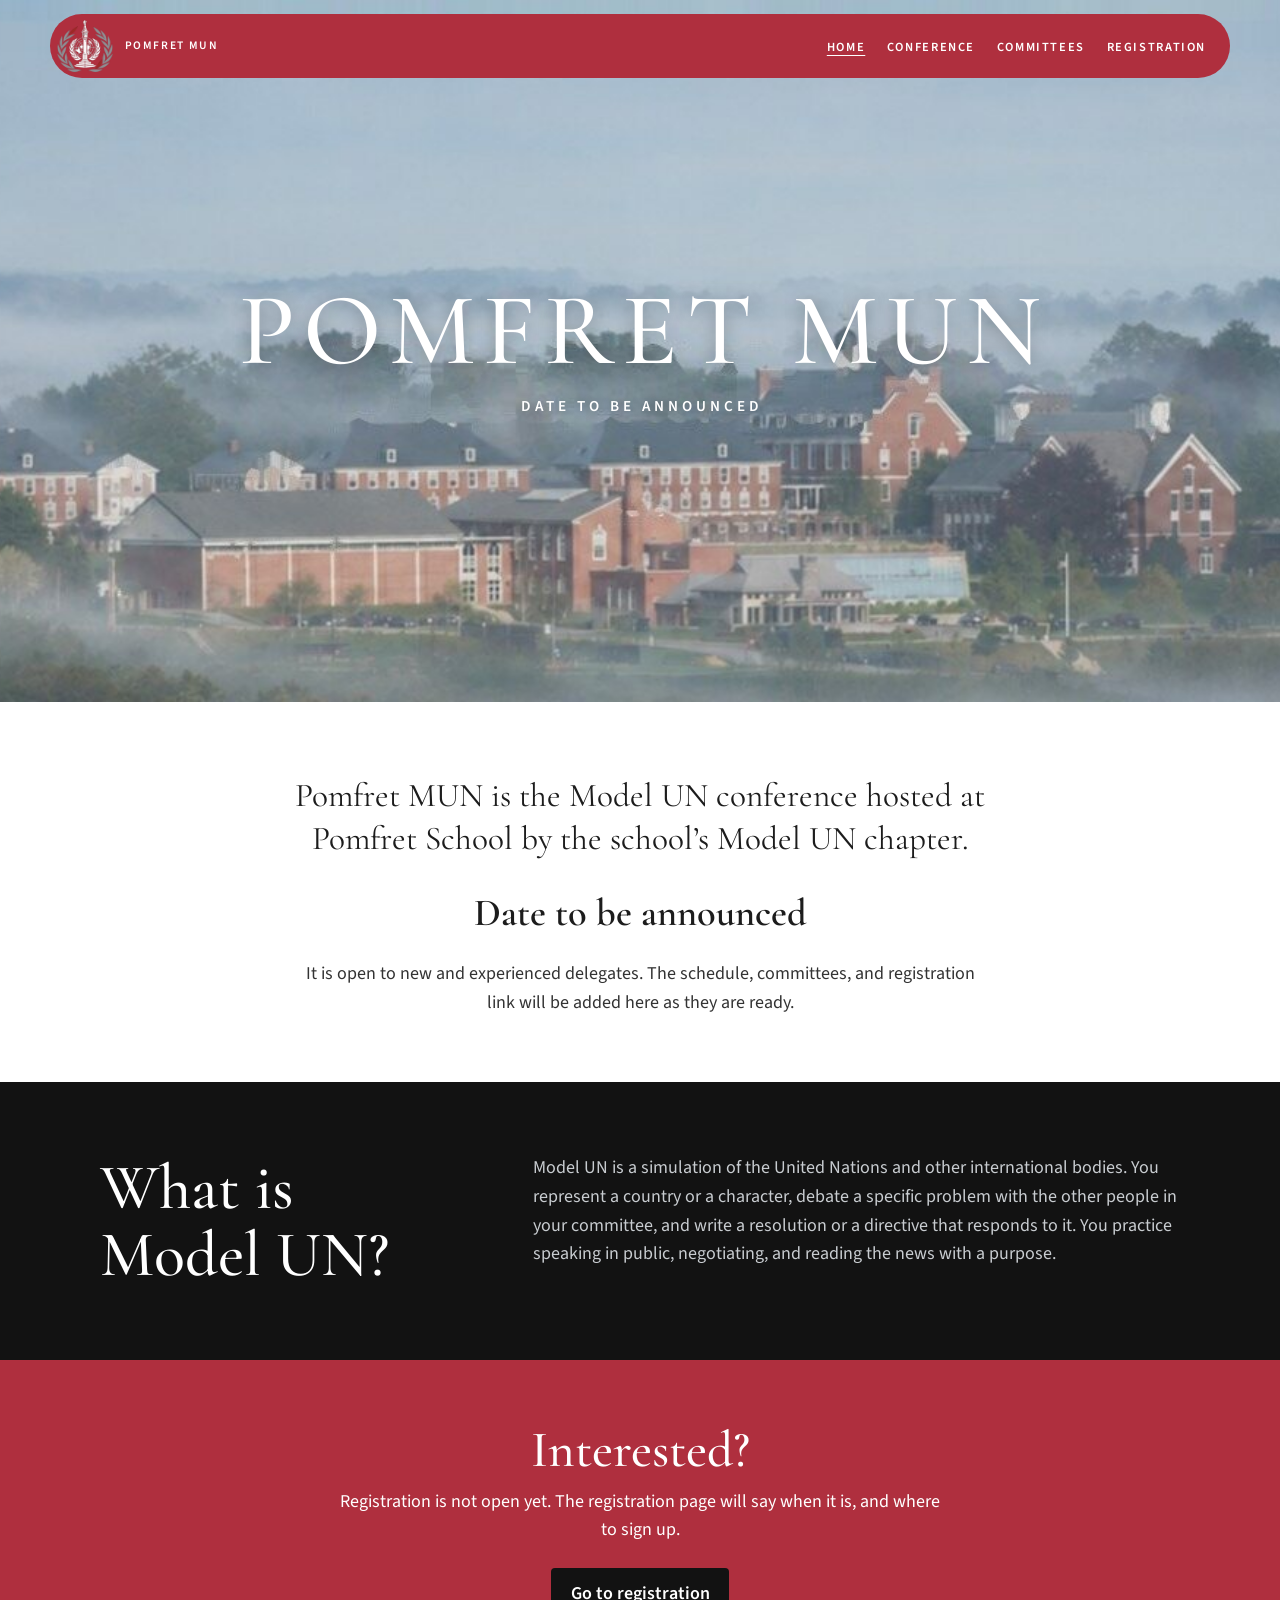
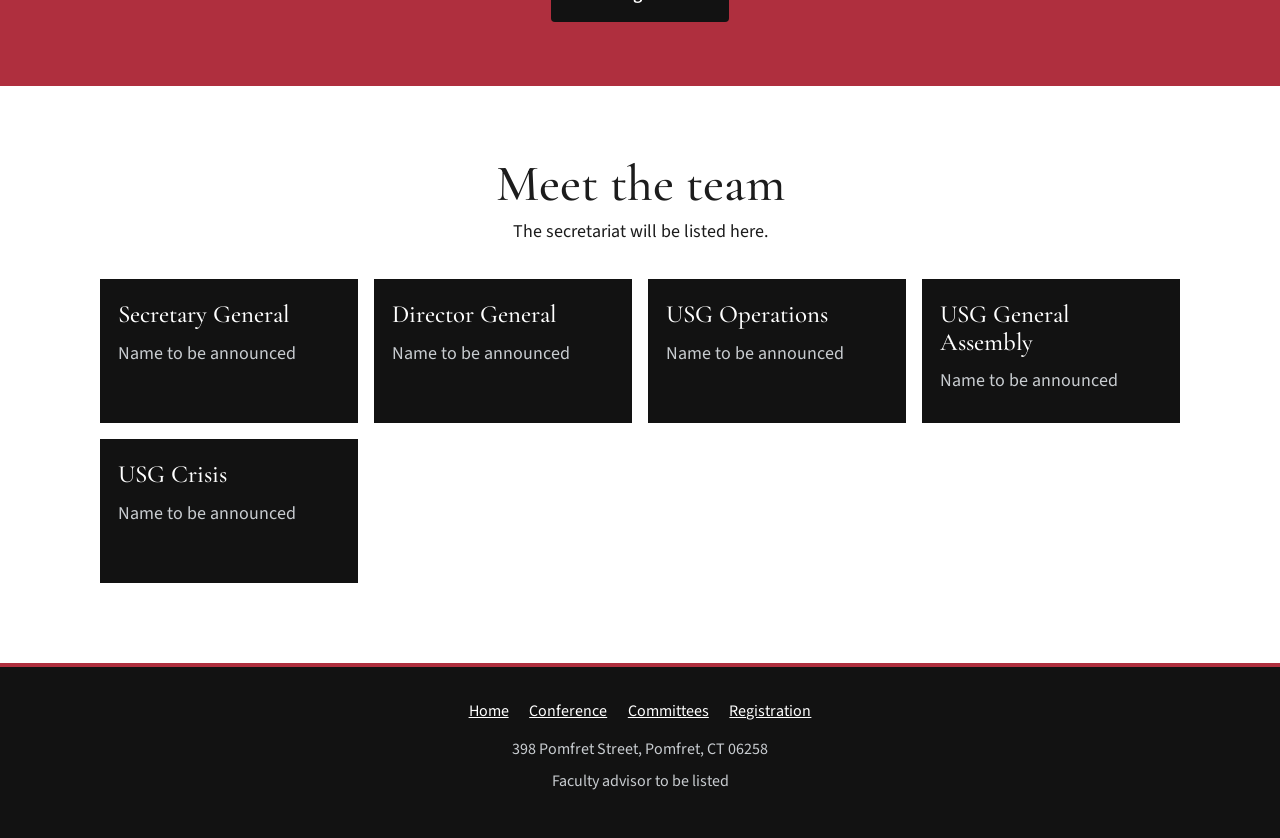
<file: index.html>
<!DOCTYPE html>
<html lang="en">
<head>
  <meta charset="utf-8">
  <meta name="viewport" content="width=device-width, initial-scale=1">
  <title>Pomfret MUN</title>
  <meta name="description" content="Pomfret MUN is the Model UN conference hosted at Pomfret School.">
  <link rel="icon" href="images/logo.png">
  <link rel="preconnect" href="https://fonts.googleapis.com">
  <link rel="preconnect" href="https://fonts.gstatic.com" crossorigin>
  <link href="https://fonts.googleapis.com/css2?family=Cormorant+Garamond:wght@500;600&family=Source+Sans+3:wght@400;600&display=swap" rel="stylesheet">
  <link rel="stylesheet" href="css/styles.css">
  <script>document.documentElement.classList.add("js");</script>
</head>
<body>
  <a class="skip" href="#content">Skip to content</a>
  <header class="hero">
    <nav class="bar" aria-label="Primary">
      <a class="brand" href="index.html">
        <img src="images/logo.png" alt="" width="52" height="49">
        <span class="brand-name">Pomfret MUN</span>
      </a>
      <button class="menu-toggle" type="button" aria-expanded="false" aria-controls="nav-links">Menu</button>
      <ul class="nav-links" id="nav-links">
        <li><a href="index.html" aria-current="page">Home</a></li>
        <li><a href="conference.html">Conference</a></li>
        <li><a href="committees.html">Committees</a></li>
        <li><a href="registration.html">Registration</a></li>
      </ul>
    </nav>
    <!-- Swap the image for a video when one is ready:
         <video autoplay muted loop playsinline src="images/campus.mp4"></video> -->
    <div class="hero-media">
      <img src="images/campus-hall.jpg" alt="Pomfret School campus in the fog">
    </div>
    <div class="hero-copy">
      <h1 class="wordmark">Pomfret MUN</h1>
      <p class="wordmark-date">Date to be announced</p>
    </div>
  </header>

  <main id="content">
    <section class="intro wrap">
      <p class="lede">Pomfret MUN is the Model UN conference hosted at Pomfret School by the school’s Model UN chapter.</p>
      <p class="when">Date to be announced</p>
      <p class="note">It is open to new and experienced delegates. The schedule, committees, and registration link will be added here as they are ready.</p>
    </section>

    <section class="about">
      <div class="wrap">
        <h2>What is<br>Model UN?</h2>
        <p>Model UN is a simulation of the United Nations and other international bodies. You represent a country or a character, debate a specific problem with the other people in your committee, and write a resolution or a directive that responds to it. You practice speaking in public, negotiating, and reading the news with a purpose.</p>
      </div>
    </section>

    <section class="invite">
      <div class="wrap">
        <h2>Interested?</h2>
        <p>Registration is not open yet. The registration page will say when it is, and where to sign up.</p>
        <a class="button" href="registration.html">Go to registration</a>
      </div>
    </section>

    <section class="team">
      <div class="wrap">
        <h2>Meet the team</h2>
        <p class="dek">The secretariat will be listed here.</p>
        <!-- Copy a card for each officer. Put the role in the heading and the name in the paragraph. -->
        <ul class="roster">
          <li>
            <h3>Secretary General</h3>
            <p>Name to be announced</p>
          </li>
          <li>
            <h3>Director General</h3>
            <p>Name to be announced</p>
          </li>
          <li>
            <h3>USG Operations</h3>
            <p>Name to be announced</p>
          </li>
          <li>
            <h3>USG General Assembly</h3>
            <p>Name to be announced</p>
          </li>
          <li>
            <h3>USG Crisis</h3>
            <p>Name to be announced</p>
          </li>
        </ul>
      </div>
    </section>
  </main>

  <footer class="site-footer">
    <nav aria-label="Footer">
      <a href="index.html">Home</a>
      <a href="conference.html">Conference</a>
      <a href="committees.html">Committees</a>
      <a href="registration.html">Registration</a>
    </nav>
    <p>398 Pomfret Street, Pomfret, CT 06258</p>
    <p>Faculty advisor to be listed</p>
  </footer>
  <script src="js/nav.js"></script>
</body>
</html>
</file>
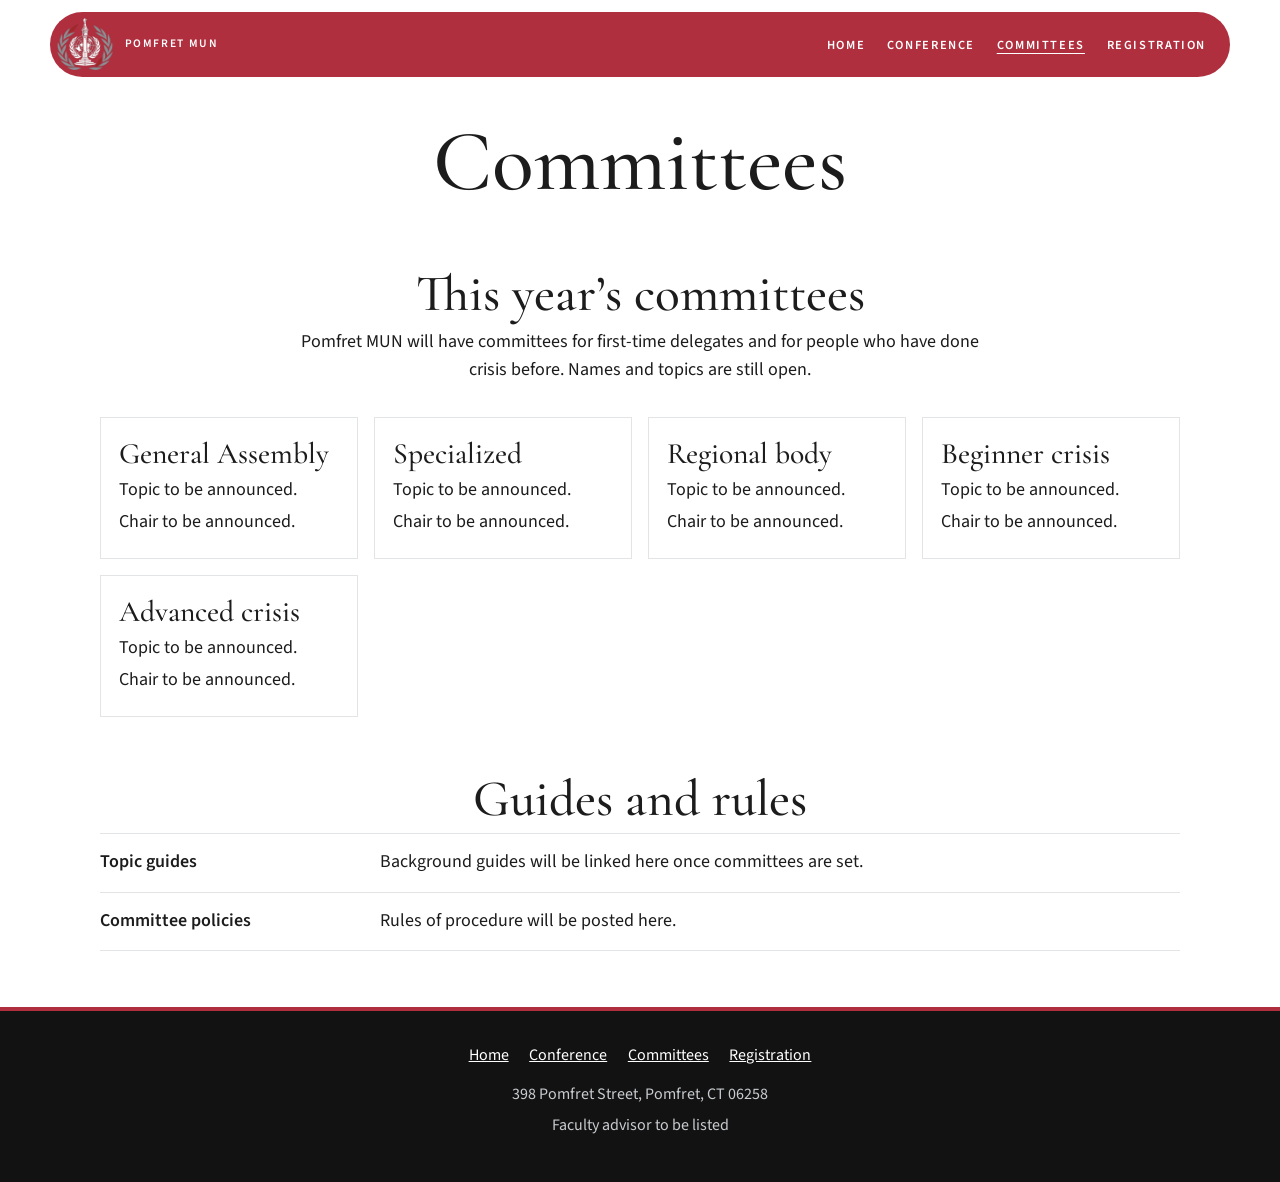
<file: committees.html>
<!DOCTYPE html>
<html lang="en">
<head>
  <meta charset="utf-8">
  <meta name="viewport" content="width=device-width, initial-scale=1">
  <title>Committees — Pomfret MUN</title>
  <meta name="description" content="Committees at Pomfret MUN, Pomfret School’s Model UN conference.">
  <link rel="icon" href="images/logo.png">
  <link rel="preconnect" href="https://fonts.googleapis.com">
  <link rel="preconnect" href="https://fonts.gstatic.com" crossorigin>
  <link href="https://fonts.googleapis.com/css2?family=Cormorant+Garamond:wght@500;600&family=Source+Sans+3:wght@400;600&display=swap" rel="stylesheet">
  <link rel="stylesheet" href="css/styles.css">
  <script>document.documentElement.classList.add("js");</script>
</head>
<body>
  <a class="skip" href="#content">Skip to content</a>
  <nav class="bar" aria-label="Primary">
    <a class="brand" href="index.html">
      <img src="images/logo.png" alt="" width="52" height="49">
      <span class="brand-name">Pomfret MUN</span>
    </a>
    <button class="menu-toggle" type="button" aria-expanded="false" aria-controls="nav-links">Menu</button>
    <ul class="nav-links" id="nav-links">
      <li><a href="index.html">Home</a></li>
      <li><a href="conference.html">Conference</a></li>
      <li><a href="committees.html" aria-current="page">Committees</a></li>
      <li><a href="registration.html">Registration</a></li>
    </ul>
  </nav>
  <header class="page-hero">
    <h1>Committees</h1>
  </header>

  <main id="content">
    <section class="section wrap">
      <h2>This year’s committees</h2>
      <p class="dek">Pomfret MUN will have committees for first-time delegates and for people who have done crisis before. Names and topics are still open.</p>
      <!-- Replace each card's heading with the committee name, then add the topic and the chair. -->
      <ul class="committees">
        <li>
          <h3>General Assembly</h3>
          <p>Topic to be announced.</p>
          <p>Chair to be announced.</p>
        </li>
        <li>
          <h3>Specialized</h3>
          <p>Topic to be announced.</p>
          <p>Chair to be announced.</p>
        </li>
        <li>
          <h3>Regional body</h3>
          <p>Topic to be announced.</p>
          <p>Chair to be announced.</p>
        </li>
        <li>
          <h3>Beginner crisis</h3>
          <p>Topic to be announced.</p>
          <p>Chair to be announced.</p>
        </li>
        <li>
          <h3>Advanced crisis</h3>
          <p>Topic to be announced.</p>
          <p>Chair to be announced.</p>
        </li>
      </ul>
    </section>

    <section class="section wrap">
      <h2>Guides and rules</h2>
      <ul class="stack">
        <li>
          <strong>Topic guides</strong>
          <span>Background guides will be linked here once committees are set.</span>
        </li>
        <li>
          <strong>Committee policies</strong>
          <span>Rules of procedure will be posted here.</span>
        </li>
      </ul>
    </section>
  </main>

  <footer class="site-footer">
    <nav aria-label="Footer">
      <a href="index.html">Home</a>
      <a href="conference.html">Conference</a>
      <a href="committees.html">Committees</a>
      <a href="registration.html">Registration</a>
    </nav>
    <p>398 Pomfret Street, Pomfret, CT 06258</p>
    <p>Faculty advisor to be listed</p>
  </footer>
  <script src="js/nav.js"></script>
</body>
</html>
</file>
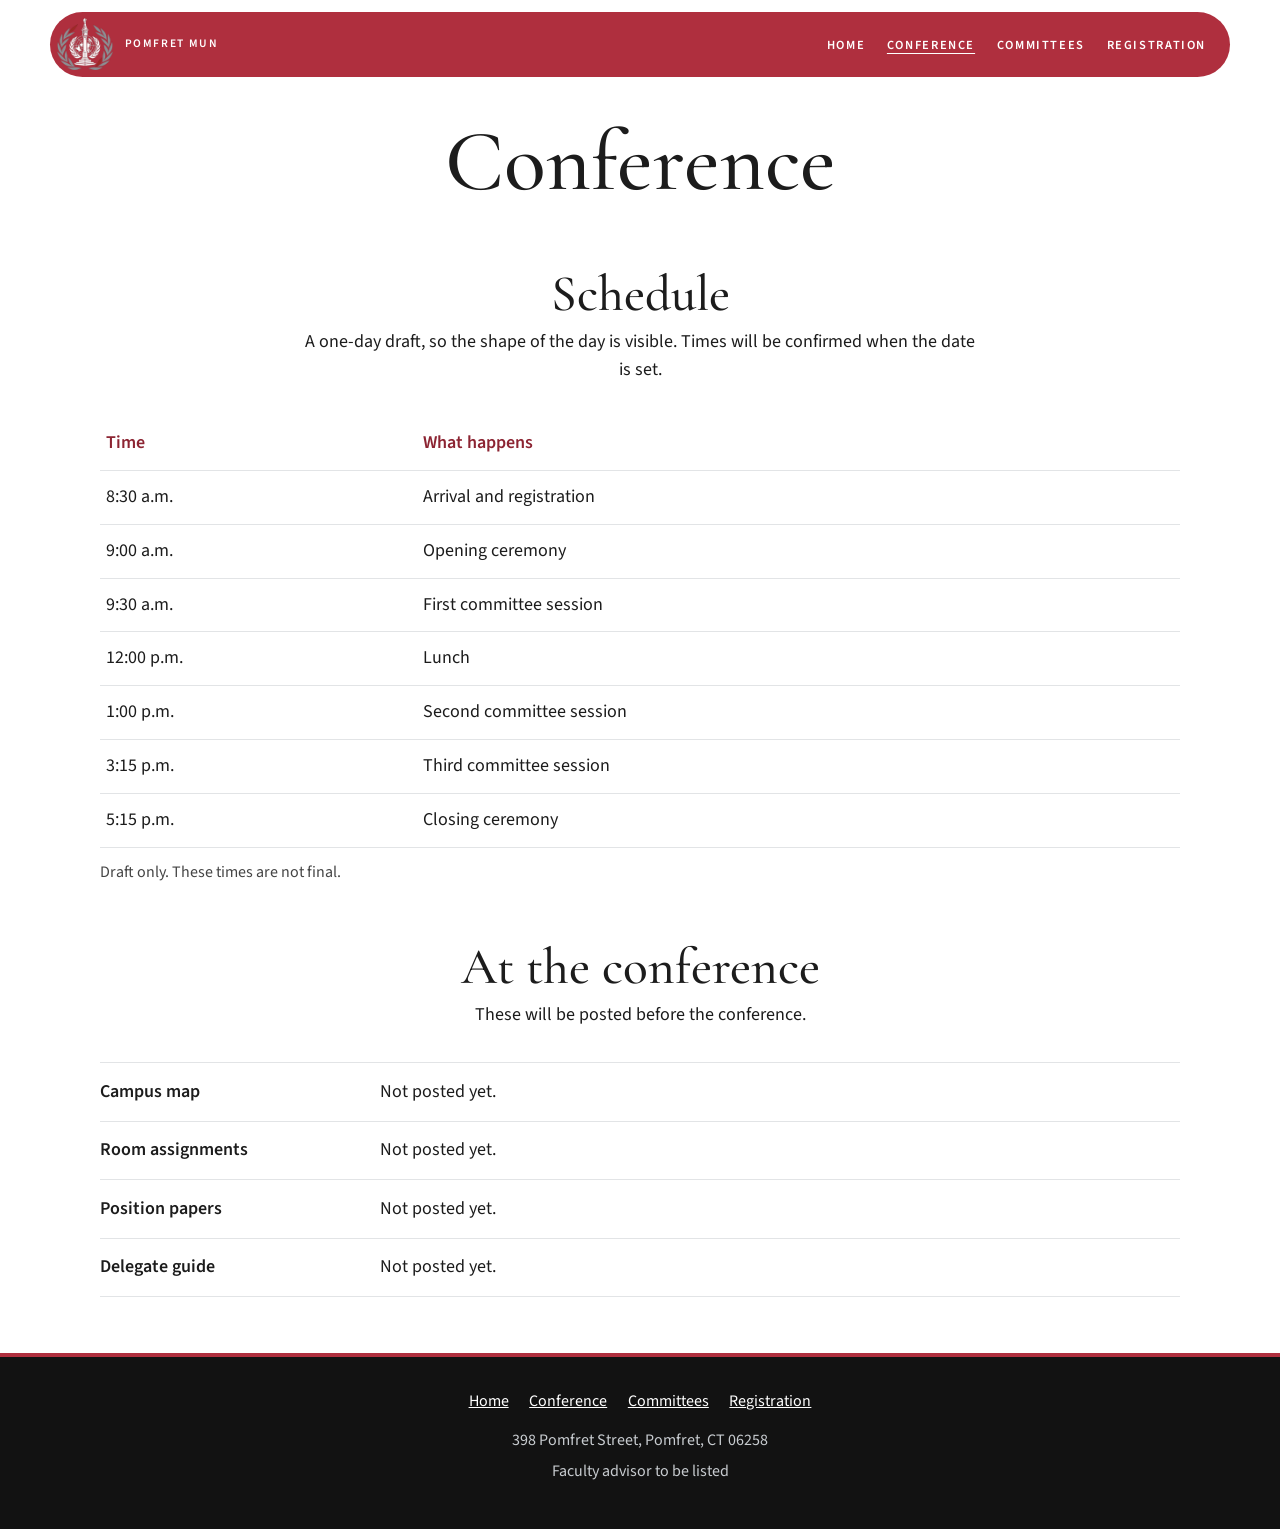
<file: conference.html>
<!DOCTYPE html>
<html lang="en">
<head>
  <meta charset="utf-8">
  <meta name="viewport" content="width=device-width, initial-scale=1">
  <title>Conference — Pomfret MUN</title>
  <meta name="description" content="Schedule and delegate information for Pomfret MUN at Pomfret School.">
  <link rel="icon" href="images/logo.png">
  <link rel="preconnect" href="https://fonts.googleapis.com">
  <link rel="preconnect" href="https://fonts.gstatic.com" crossorigin>
  <link href="https://fonts.googleapis.com/css2?family=Cormorant+Garamond:wght@500;600&family=Source+Sans+3:wght@400;600&display=swap" rel="stylesheet">
  <link rel="stylesheet" href="css/styles.css">
  <script>document.documentElement.classList.add("js");</script>
</head>
<body>
  <a class="skip" href="#content">Skip to content</a>
  <nav class="bar" aria-label="Primary">
    <a class="brand" href="index.html">
      <img src="images/logo.png" alt="" width="52" height="49">
      <span class="brand-name">Pomfret MUN</span>
    </a>
    <button class="menu-toggle" type="button" aria-expanded="false" aria-controls="nav-links">Menu</button>
    <ul class="nav-links" id="nav-links">
      <li><a href="index.html">Home</a></li>
      <li><a href="conference.html" aria-current="page">Conference</a></li>
      <li><a href="committees.html">Committees</a></li>
      <li><a href="registration.html">Registration</a></li>
    </ul>
  </nav>
  <header class="page-hero">
    <h1>Conference</h1>
  </header>

  <main id="content">
    <section class="section wrap">
      <h2>Schedule</h2>
      <p class="dek">A one-day draft, so the shape of the day is visible. Times will be confirmed when the date is set.</p>
      <table>
        <caption>Draft only. These times are not final.</caption>
        <thead>
          <tr>
            <th scope="col">Time</th>
            <th scope="col">What happens</th>
          </tr>
        </thead>
        <tbody>
          <tr>
            <td>8:30 a.m.</td>
            <td>Arrival and registration</td>
          </tr>
          <tr>
            <td>9:00 a.m.</td>
            <td>Opening ceremony</td>
          </tr>
          <tr>
            <td>9:30 a.m.</td>
            <td>First committee session</td>
          </tr>
          <tr>
            <td>12:00 p.m.</td>
            <td>Lunch</td>
          </tr>
          <tr>
            <td>1:00 p.m.</td>
            <td>Second committee session</td>
          </tr>
          <tr>
            <td>3:15 p.m.</td>
            <td>Third committee session</td>
          </tr>
          <tr>
            <td>5:15 p.m.</td>
            <td>Closing ceremony</td>
          </tr>
        </tbody>
      </table>
    </section>

    <section class="section wrap">
      <h2>At the conference</h2>
      <p class="dek">These will be posted before the conference.</p>
      <ul class="stack">
        <li>
          <strong>Campus map</strong>
          <span>Not posted yet.</span>
        </li>
        <li>
          <strong>Room assignments</strong>
          <span>Not posted yet.</span>
        </li>
        <li>
          <strong>Position papers</strong>
          <span>Not posted yet.</span>
        </li>
        <li>
          <strong>Delegate guide</strong>
          <span>Not posted yet.</span>
        </li>
      </ul>
    </section>
  </main>

  <footer class="site-footer">
    <nav aria-label="Footer">
      <a href="index.html">Home</a>
      <a href="conference.html">Conference</a>
      <a href="committees.html">Committees</a>
      <a href="registration.html">Registration</a>
    </nav>
    <p>398 Pomfret Street, Pomfret, CT 06258</p>
    <p>Faculty advisor to be listed</p>
  </footer>
  <script src="js/nav.js"></script>
</body>
</html>
</file>
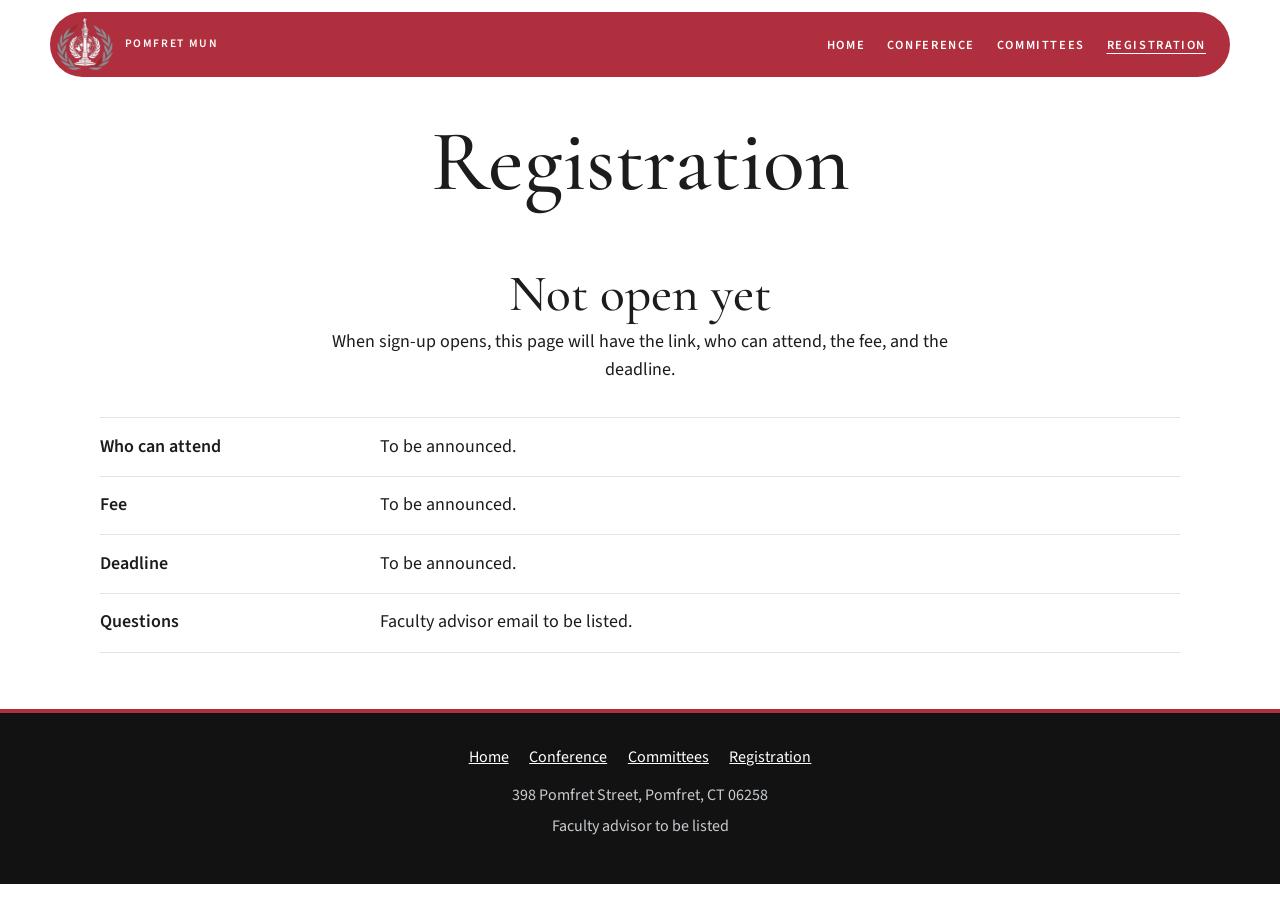
<file: registration.html>
<!DOCTYPE html>
<html lang="en">
<head>
  <meta charset="utf-8">
  <meta name="viewport" content="width=device-width, initial-scale=1">
  <title>Registration — Pomfret MUN</title>
  <meta name="description" content="Registration for Pomfret MUN at Pomfret School.">
  <link rel="icon" href="images/logo.png">
  <link rel="preconnect" href="https://fonts.googleapis.com">
  <link rel="preconnect" href="https://fonts.gstatic.com" crossorigin>
  <link href="https://fonts.googleapis.com/css2?family=Cormorant+Garamond:wght@500;600&family=Source+Sans+3:wght@400;600&display=swap" rel="stylesheet">
  <link rel="stylesheet" href="css/styles.css">
  <script>document.documentElement.classList.add("js");</script>
</head>
<body>
  <a class="skip" href="#content">Skip to content</a>
  <nav class="bar" aria-label="Primary">
    <a class="brand" href="index.html">
      <img src="images/logo.png" alt="" width="52" height="49">
      <span class="brand-name">Pomfret MUN</span>
    </a>
    <button class="menu-toggle" type="button" aria-expanded="false" aria-controls="nav-links">Menu</button>
    <ul class="nav-links" id="nav-links">
      <li><a href="index.html">Home</a></li>
      <li><a href="conference.html">Conference</a></li>
      <li><a href="committees.html">Committees</a></li>
      <li><a href="registration.html" aria-current="page">Registration</a></li>
    </ul>
  </nav>
  <header class="page-hero">
    <h1>Registration</h1>
  </header>

  <main id="content">
    <section class="section wrap">
      <h2>Not open yet</h2>
      <p class="dek">When sign-up opens, this page will have the link, who can attend, the fee, and the deadline.</p>
      <ul class="stack">
        <li>
          <strong>Who can attend</strong>
          <span>To be announced.</span>
        </li>
        <li>
          <strong>Fee</strong>
          <span>To be announced.</span>
        </li>
        <li>
          <strong>Deadline</strong>
          <span>To be announced.</span>
        </li>
        <li>
          <strong>Questions</strong>
          <span>Faculty advisor email to be listed.</span>
        </li>
      </ul>
    </section>
  </main>

  <footer class="site-footer">
    <nav aria-label="Footer">
      <a href="index.html">Home</a>
      <a href="conference.html">Conference</a>
      <a href="committees.html">Committees</a>
      <a href="registration.html">Registration</a>
    </nav>
    <p>398 Pomfret Street, Pomfret, CT 06258</p>
    <p>Faculty advisor to be listed</p>
  </footer>
  <script src="js/nav.js"></script>
</body>
</html>
</file>
<file: css/styles.css>
:root {
  --crimson: #af2f3e;
  --crimson-dark: #8c2432;
  --black: #121212;
  --ink: #1c1c1c;
  --silver: #c8ccd0;
  --line: #e2e4e6;
  --white: #fff;
  --serif: "Cormorant Garamond", Georgia, "Times New Roman", serif;
  --sans: "Source Sans 3", "Segoe UI", sans-serif;
  --wrap: 1080px;
  --bar: min(1180px, calc(100% - 2.5rem));
}

*,
*::before,
*::after {
  box-sizing: border-box;
}

body {
  margin: 0;
  background: var(--white);
  color: var(--ink);
  font-family: var(--sans);
  font-size: 1.125rem;
  line-height: 1.6;
}

img {
  max-width: 100%;
  display: block;
}

h1,
h2,
h3 {
  font-family: var(--serif);
  font-weight: 500;
  line-height: 1.05;
}

a {
  color: var(--crimson-dark);
}

a:hover {
  color: var(--crimson);
}

a:focus-visible,
button:focus-visible {
  outline: 2px solid var(--crimson);
  outline-offset: 3px;
}

.skip {
  position: absolute;
  left: 1rem;
  top: -4rem;
  background: var(--white);
  color: var(--black);
  padding: 0.5rem 1rem;
  z-index: 5;
}

.skip:focus {
  top: 1rem;
}

.wrap {
  width: min(var(--wrap), calc(100% - 3rem));
  margin-inline: auto;
}

.bar {
  position: relative;
  z-index: 2;
  display: flex;
  align-items: center;
  justify-content: space-between;
  gap: 1rem;
  width: var(--bar);
  margin: 0.75rem auto 0;
  padding: 0.4rem 1.15rem 0.4rem 0.45rem;
  background: var(--crimson);
  color: var(--white);
  border-radius: 999px;
}

.bar a {
  color: var(--white);
  text-decoration: none;
}

.bar a:focus-visible,
.bar button:focus-visible {
  outline-color: var(--white);
}

.brand {
  display: flex;
  align-items: center;
  gap: 0.75rem;
}

.brand img {
  height: 52px;
  width: auto;
}

.brand-name {
  font-size: 0.72rem;
  font-weight: 600;
  letter-spacing: 0.14em;
  text-transform: uppercase;
  line-height: 1.25;
}

.menu-toggle {
  display: none;
  margin-left: auto;
  background: transparent;
  color: var(--white);
  border: 1px solid rgba(255, 255, 255, 0.75);
  border-radius: 999px;
  font: inherit;
  font-size: 0.72rem;
  font-weight: 600;
  letter-spacing: 0.14em;
  text-transform: uppercase;
  padding: 0.45rem 0.85rem;
}

.nav-links {
  display: flex;
  flex-wrap: wrap;
  justify-content: flex-end;
  gap: 0.35rem 1.35rem;
  list-style: none;
  margin: 0;
  padding: 0.35rem 0.35rem 0.35rem 0;
}

.nav-links a {
  font-size: 0.78rem;
  font-weight: 600;
  letter-spacing: 0.13em;
  text-transform: uppercase;
}

.nav-links a[aria-current="page"] {
  text-decoration: underline;
  text-underline-offset: 0.35em;
}

.hero {
  position: relative;
  display: grid;
  place-items: center;
  min-height: 78vh;
  overflow: hidden;
  color: var(--white);
  text-align: center;
  background: #7f96a6;
}

.hero .bar {
  position: absolute;
  top: 0.85rem;
  left: 0;
  right: 0;
  margin: 0 auto;
}

.hero-media,
.hero-media img,
.hero-media video {
  position: absolute;
  inset: 0;
  width: 100%;
  height: 100%;
}

.hero-media img,
.hero-media video {
  object-fit: cover;
  object-position: center 42%;
}

.hero-copy {
  position: relative;
  z-index: 1;
  padding: 3rem 1.25rem;
}

.wordmark {
  margin: 0;
  font-size: clamp(2.8rem, 8vw, 6.4rem);
  font-weight: 500;
  letter-spacing: 0.08em;
  text-indent: 0.08em;
  line-height: 0.9;
  text-transform: uppercase;
  text-shadow: 0 2px 18px rgba(0, 0, 0, 0.28);
}

.wordmark-date {
  margin: 1.1rem 0 0;
  font-size: 0.95rem;
  font-weight: 600;
  letter-spacing: 0.26em;
  text-indent: 0.26em;
  text-transform: uppercase;
  text-shadow: 0 1px 10px rgba(0, 0, 0, 0.35);
}

.page-hero {
  padding: 2.5rem 1.25rem 0.25rem;
  text-align: center;
}

.page-hero h1 {
  margin: 0;
  font-size: clamp(3rem, 7vw, 5.4rem);
}

.intro {
  text-align: center;
  padding: 4.5rem 0 4rem;
}

.intro .lede {
  font-family: var(--serif);
  font-size: clamp(1.65rem, 2.6vw, 2.15rem);
  line-height: 1.3;
  max-width: 22em;
  margin: 0 auto 1.4rem;
}

.intro .when {
  margin: 0 0 1rem;
  font-family: var(--serif);
  font-size: clamp(1.8rem, 3vw, 2.4rem);
  font-weight: 600;
}

.intro .note {
  max-width: 38em;
  margin: 0 auto;
  color: #333;
}

.about {
  background: var(--black);
  color: var(--white);
  padding: 4.5rem 0;
}

.about .wrap {
  display: grid;
  grid-template-columns: minmax(12rem, 0.8fr) 1.4fr;
  gap: 2rem 4rem;
  align-items: start;
}

.about h2 {
  margin: 0;
  font-size: clamp(2.7rem, 5vw, 4.4rem);
  color: var(--white);
}

.about p {
  margin: 0;
  max-width: 42em;
  color: var(--silver);
}

.invite {
  background: var(--crimson);
  color: var(--white);
  text-align: center;
  padding: 4rem 0;
}

.invite h2 {
  margin: 0 0 0.6rem;
  font-size: clamp(2.4rem, 4vw, 3.4rem);
}

.invite p {
  margin: 0 auto 1.4rem;
  max-width: 34em;
}

.button {
  display: inline-block;
  background: var(--black);
  color: var(--white);
  text-decoration: none;
  font-weight: 600;
  padding: 0.8rem 1.2rem;
  border-radius: 4px;
}

.button:hover {
  background: #2a2a2a;
  color: var(--white);
}

.button:focus-visible {
  outline-color: var(--white);
}

.team {
  padding: 4.5rem 0 5rem;
}

.team h2,
.section h2 {
  margin: 0 0 0.4rem;
  font-size: clamp(2.4rem, 4vw, 3.4rem);
  text-align: center;
}

.team .dek,
.section .dek {
  margin: 0 auto 2rem;
  max-width: 38em;
  text-align: center;
}

.roster {
  display: grid;
  grid-template-columns: repeat(auto-fit, minmax(240px, 1fr));
  gap: 1rem;
  list-style: none;
  margin: 0;
  padding: 0;
}

.roster li {
  background: var(--black);
  color: var(--white);
  padding: 1.4rem 1.1rem 1.25rem;
  min-height: 9rem;
}

.roster h3 {
  margin: 0 0 0.7rem;
  font-size: 1.55rem;
  line-height: 1.1;
  color: var(--white);
  text-wrap: balance;
}

.roster p {
  margin: 0;
  color: var(--silver);
}

.section {
  padding: 3.5rem 0;
}

.section + .section {
  padding-top: 0;
}

.stack {
  list-style: none;
  margin: 0;
  padding: 0;
  border-top: 1px solid var(--line);
}

.stack li {
  display: grid;
  grid-template-columns: minmax(9rem, 16rem) 1fr;
  gap: 0.5rem 1.5rem;
  padding: 0.9rem 0;
  border-bottom: 1px solid var(--line);
}

.stack strong {
  font-weight: 600;
}

table {
  width: 100%;
  border-collapse: collapse;
}

caption {
  caption-side: bottom;
  text-align: left;
  padding-top: 0.75rem;
  color: #444;
  font-size: 1rem;
}

th,
td {
  text-align: left;
  padding: 0.75rem 0.4rem;
  border-bottom: 1px solid var(--line);
  vertical-align: top;
}

th {
  font-weight: 600;
  color: var(--crimson-dark);
}

.committees {
  display: grid;
  grid-template-columns: repeat(auto-fit, minmax(240px, 1fr));
  gap: 1rem;
  list-style: none;
  margin: 0;
  padding: 0;
}

.committees li {
  border: 1px solid var(--line);
  padding: 1.25rem 1.1rem 1.1rem;
}

.committees h3 {
  margin: 0 0 0.45rem;
  font-size: 1.85rem;
}

.committees p {
  margin: 0.2rem 0;
}

.site-footer {
  background: var(--black);
  color: var(--silver);
  text-align: center;
  padding: 2rem 1.25rem 2.4rem;
  border-top: 4px solid var(--crimson);
  font-size: 1rem;
}

.site-footer p {
  margin: 0.35rem 0;
}

.site-footer a {
  color: var(--white);
}

.site-footer nav {
  margin-bottom: 0.8rem;
}

.site-footer nav a {
  margin: 0 0.55rem;
}

@media (max-width: 760px) {
  .js .menu-toggle {
    display: inline-flex;
  }

  .js .nav-links {
    display: none;
    width: 100%;
    flex-direction: column;
    align-items: flex-start;
    padding: 0.2rem 0.6rem 0.7rem;
  }

  .js .nav-links.is-open {
    display: flex;
  }

  .bar:has(.is-open) {
    border-radius: 1.4rem;
    align-items: flex-start;
    flex-wrap: wrap;
  }

  .about .wrap,
  .stack li {
    grid-template-columns: 1fr;
  }

  .bar {
    margin: 0.75rem auto 0;
  }

  .hero {
    min-height: 70vh;
  }

  .wordmark {
    letter-spacing: 0.04em;
    text-indent: 0.04em;
  }
}


@media (prefers-reduced-motion: reduce) {
  * {
    scroll-behavior: auto;
  }
}
</file>
